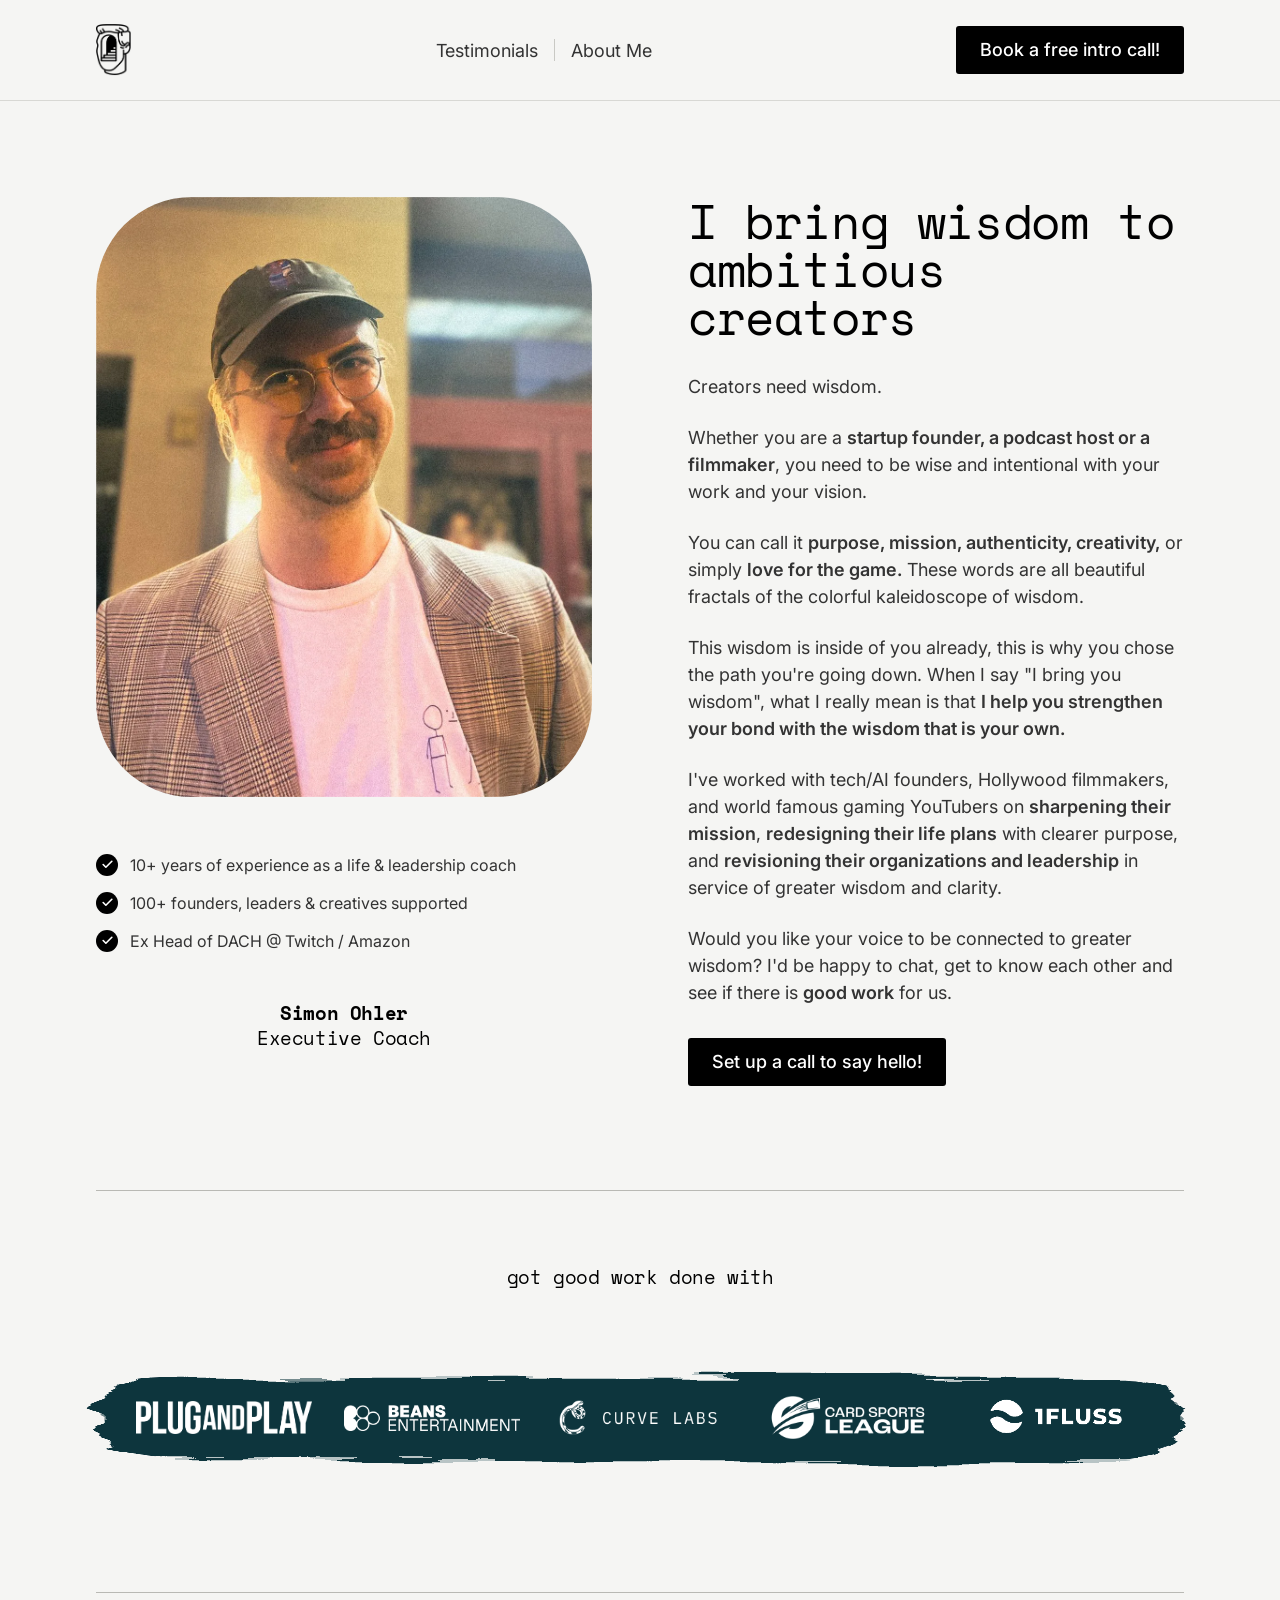
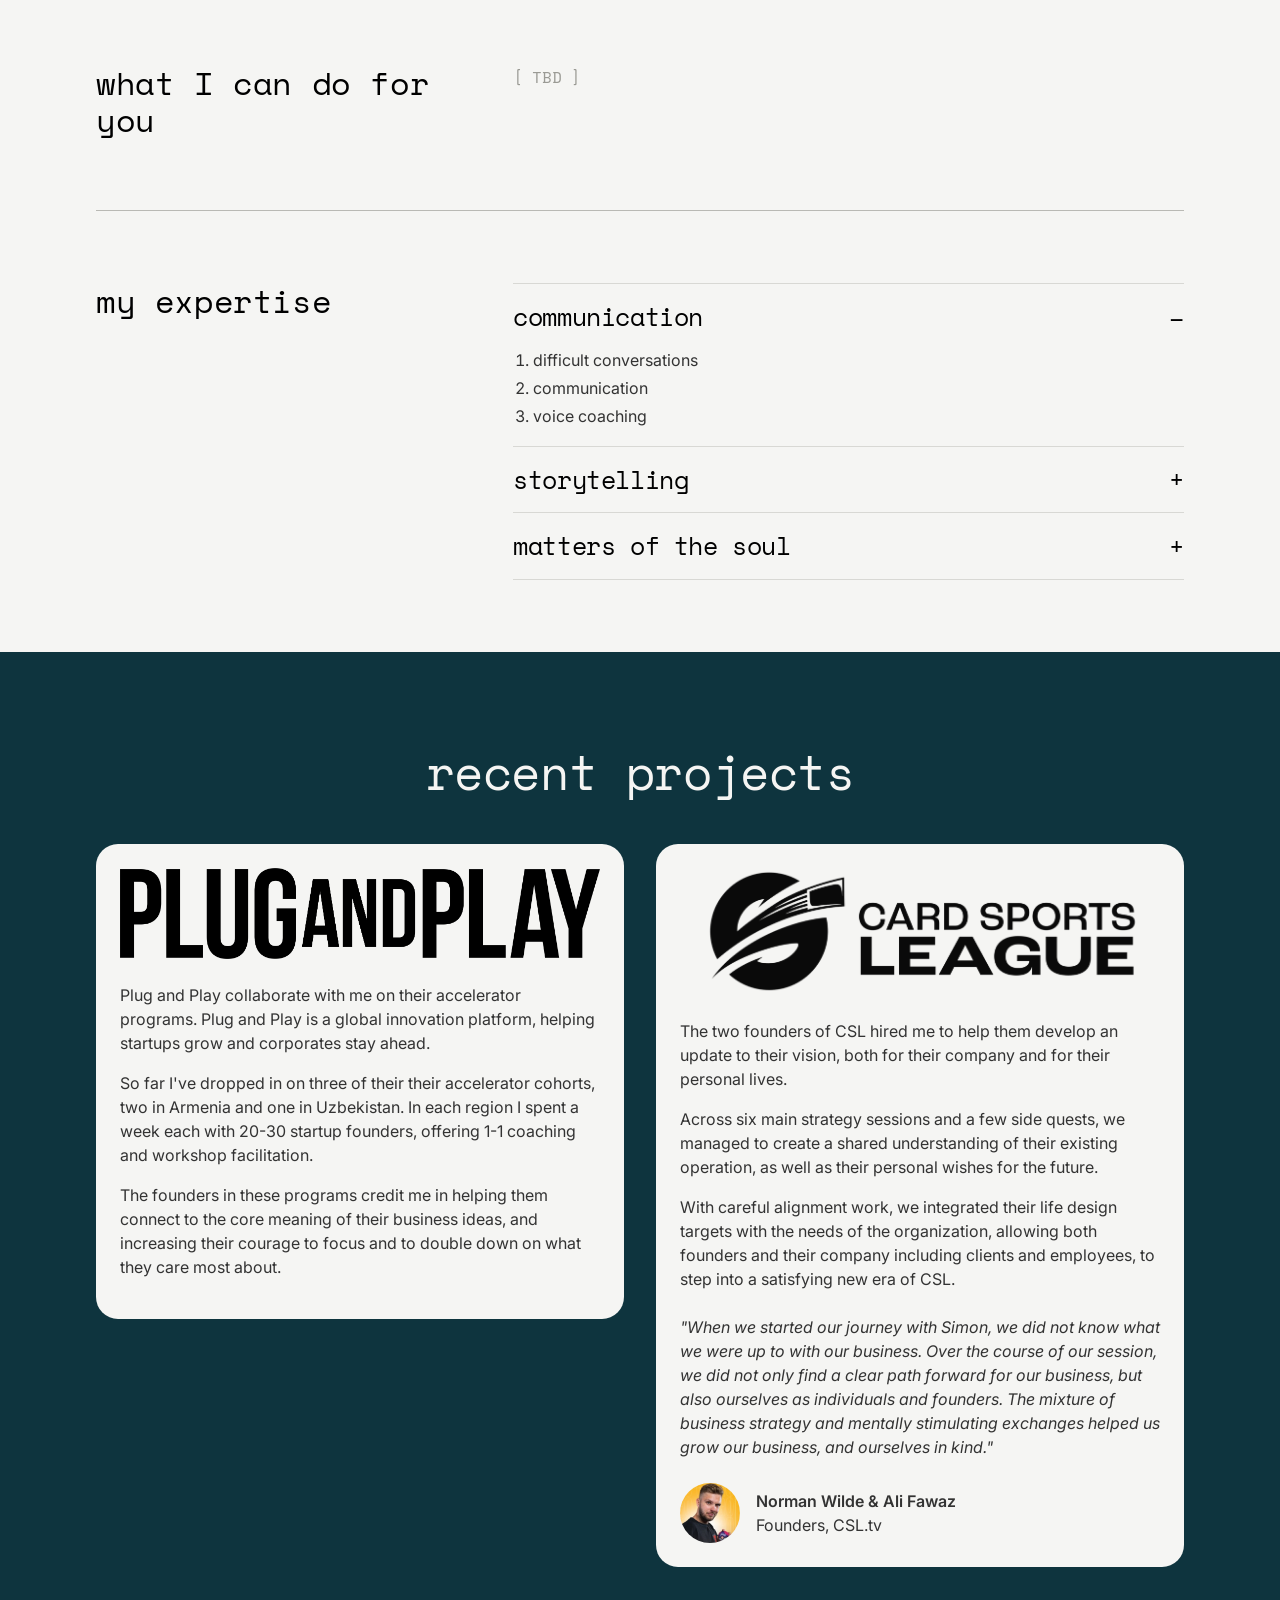
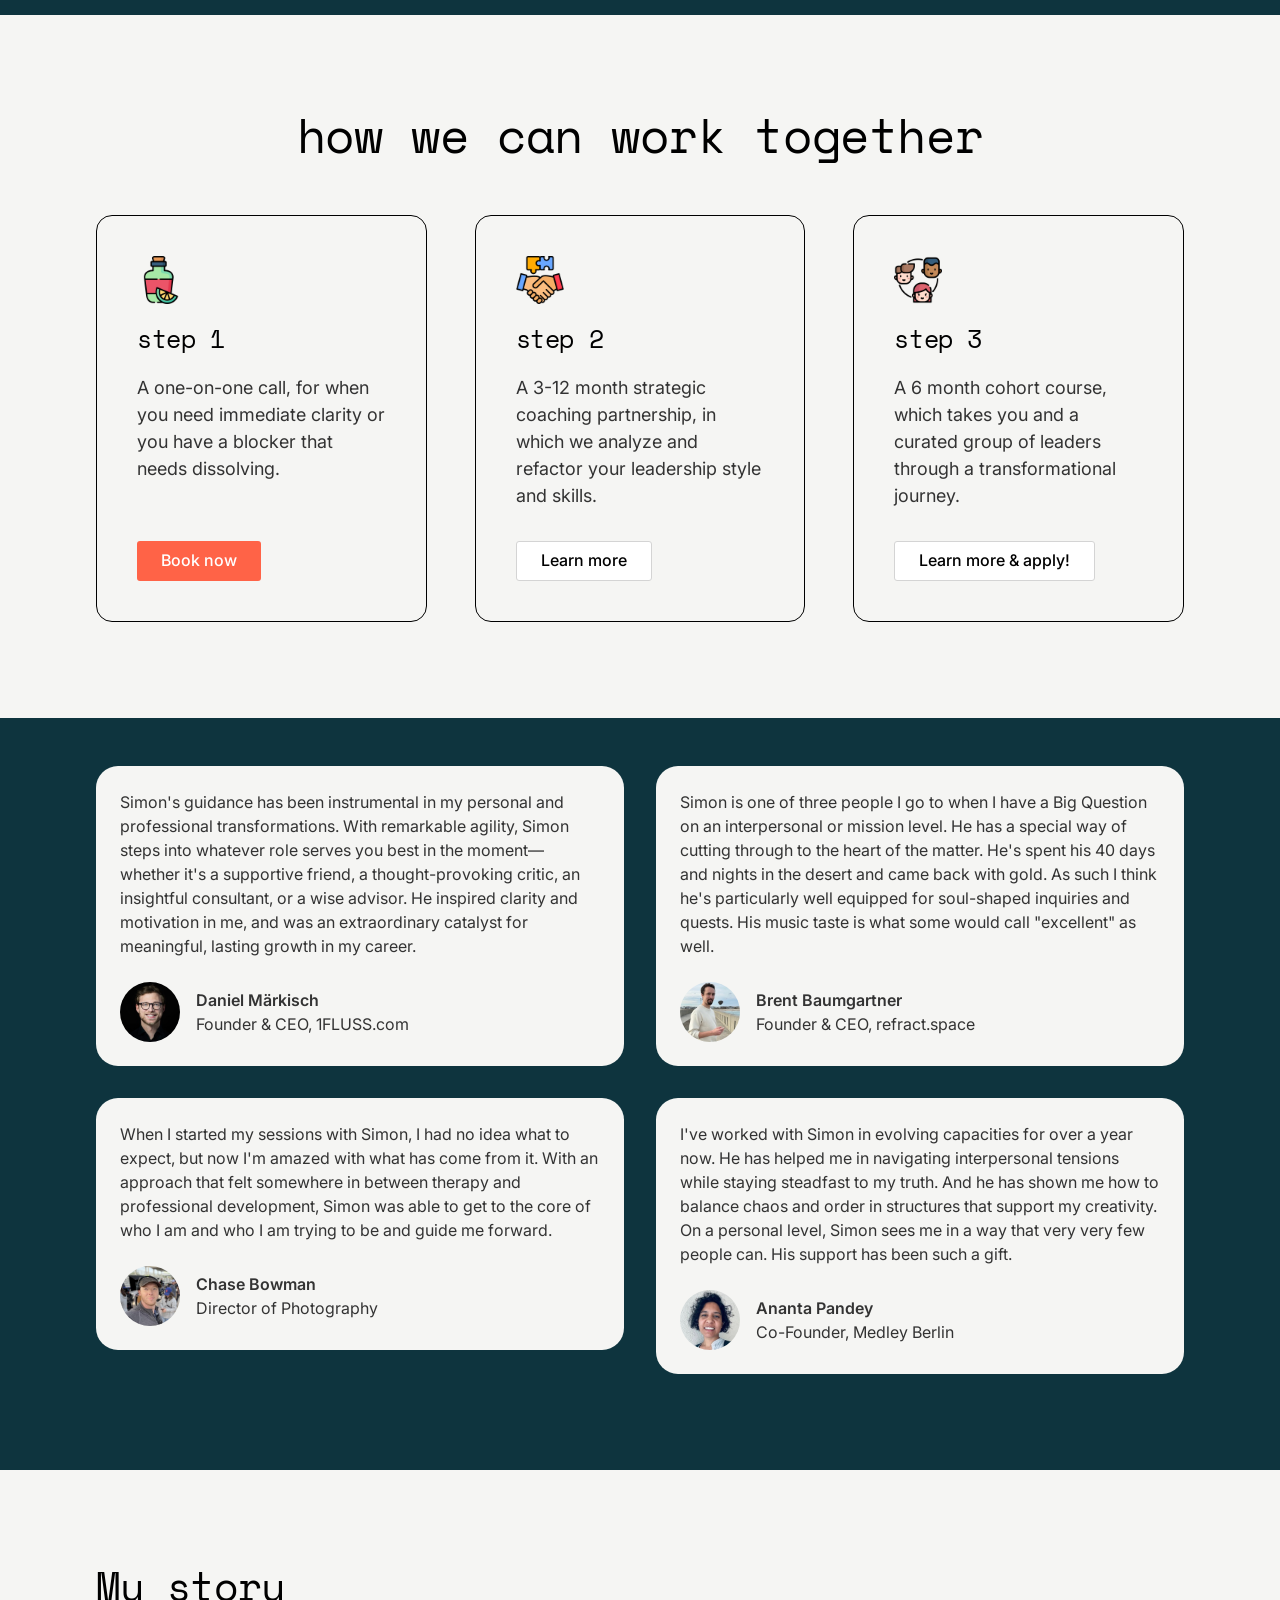
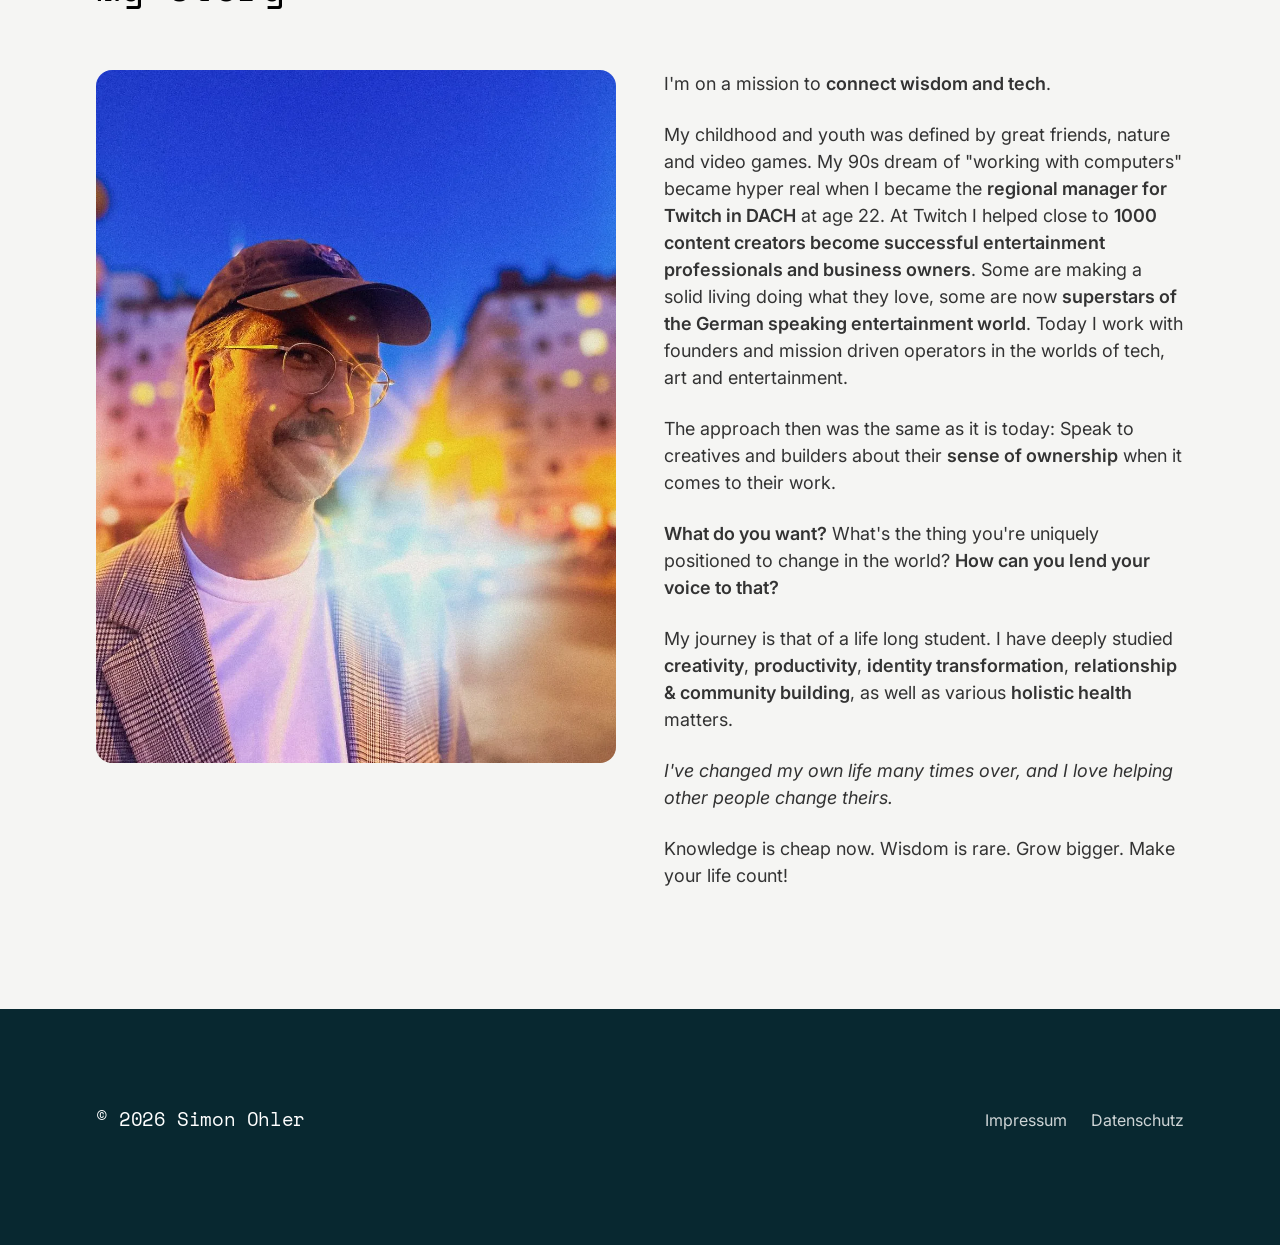
<file: index.html>
<!DOCTYPE html>
<html lang="en">
<head>
<meta charset="utf-8">
<meta name="viewport" content="width=device-width, initial-scale=1">
<title>Simon Ohler — Executive Coach</title>
<meta name="description" content="I bring wisdom to ambitious creators. Executive coaching for founders, leaders and creatives.">
<link rel="icon" type="image/png" href="assets/favicon.png">
<meta property="og:type" content="website">
<meta property="og:url" content="https://ohler.coach">
<meta property="og:title" content="Simon Ohler — Executive Coach">
<meta property="og:description" content="I bring wisdom to ambitious creators.">
<meta property="og:image" content="https://ohler.coach/assets/hero-simon.webp">
<link rel="preconnect" href="https://fonts.googleapis.com">
<link rel="preconnect" href="https://fonts.gstatic.com" crossorigin>
<link href="https://fonts.googleapis.com/css2?family=Inter:wght@400;500;600&family=Space+Mono:wght@400;700&display=swap" rel="stylesheet">
<link rel="stylesheet" href="styles.css?v=6">
</head>
<body>

<header class="nav">
  <div class="container nav-inner">
    <a class="nav-logo" href="#top"><img src="assets/logo.png" alt="Simon Ohler"></a>
    <nav class="nav-links">
      <a href="#testimonials">Testimonials</a>
      <span class="nav-sep"></span>
      <a href="#about">About Me</a>
    </nav>
    <a class="btn" href="https://cal.com/simonohler/hello">Book a free intro call!</a>
  </div>
</header>

<main id="top">

  <!-- HERO -->
  <section class="hero">
    <div class="container hero-grid">

      <div class="hero-left">
        <img class="hero-portrait" src="assets/hero-simon.webp" alt="Simon Ohler" width="496" height="600">
        <ul class="checklist">
          <li>10+ years of experience as a life &amp; leadership coach</li>
          <li>100+ founders, leaders &amp; creatives supported</li>
          <li>Ex Head of DACH @ Twitch / Amazon</li>
        </ul>
        <p class="hero-name"><strong>Simon Ohler</strong><br>Executive Coach</p>
      </div>

      <div class="hero-right">
        <h1>I bring wisdom to ambitious creators</h1>
        <p>Creators need wisdom.</p>
        <p>Whether you are a <strong>startup founder, a podcast host or a filmmaker</strong>, you need to be wise and intentional with your work and your vision.</p>
        <p>You can call it <strong>purpose, mission, authenticity, creativity,</strong> or simply <strong>love for the game.</strong> These words are all beautiful fractals of the colorful kaleidoscope of wisdom.</p>
        <p>This wisdom is inside of you already, this is why you chose the path you're going down. When I say "I bring you wisdom", what I really mean is that <strong>I help you strengthen your bond with the wisdom that is your own.</strong></p>
        <p>I've worked with tech/AI founders, Hollywood filmmakers, and world famous gaming YouTubers on <strong>sharpening their mission</strong>, <strong>redesigning their life plans</strong> with clearer purpose, and <strong>revisioning their organizations and leadership</strong> in service of greater wisdom and clarity.</p>
        <p>Would you like your voice to be connected to greater wisdom? I'd be happy to chat, get to know each other and see if there is <strong>good work</strong> for us.</p>
        <p class="hero-cta"><a class="btn" href="https://cal.com/simonohler/hello">Set up a call to say hello!</a></p>
      </div>

    </div>
  </section>

  <!-- CLIENT LOGOS -->
  <section class="logos">
    <div class="container">
      <hr class="rule">
      <p class="logos-label">got good work done with</p>

      <div class="logo-band">
        <svg class="brush" viewBox="0 0 1200 240" preserveAspectRatio="none" aria-hidden="true" focusable="false">
          <defs>
            <filter id="brushEdge" x="-12%" y="-40%" width="124%" height="180%">
              <feTurbulence type="fractalNoise" baseFrequency="0.005 0.045" numOctaves="4" seed="11" result="noise"/>
              <feDisplacementMap in="SourceGraphic" in2="noise" scale="38" xChannelSelector="R" yChannelSelector="G"/>
            </filter>
            <filter id="brushEdgeSoft" x="-12%" y="-40%" width="124%" height="180%">
              <feTurbulence type="fractalNoise" baseFrequency="0.009 0.06" numOctaves="3" seed="4" result="noise2"/>
              <feDisplacementMap in="SourceGraphic" in2="noise2" scale="26" xChannelSelector="R" yChannelSelector="G"/>
            </filter>
          </defs>
          <g fill="#0e343e">
            <rect x="34" y="66" width="1132" height="108" rx="54" filter="url(#brushEdgeSoft)" opacity=".55"/>
            <rect x="26" y="58" width="1148" height="124" rx="62" filter="url(#brushEdge)"/>
          </g>
        </svg>

        <div class="logo-row">
          <a href="https://www.plugandplaytechcenter.com/"><img src="assets/logo-plugandplay.png" alt="Plug and Play"></a>
          <a href="https://beans.de/"><img src="assets/logo-beans.png" alt="Beans Entertainment"></a>
          <a href="https://www.curvelabs.eu/"><img src="assets/logo-curvelabs.png" alt="Curve Labs"></a>
          <a href="https://www.csl.tv/"><img src="assets/logo-csl.png" alt="Card Sports League"></a>
          <a href="https://www.1fluss.com/"><img src="assets/logo-1fluss.png" alt="1FLUSS"></a>
        </div>
      </div>
    </div>
  </section>

  <!-- WHAT I CAN DO FOR YOU -->
  <section class="split">
    <div class="container">
      <hr class="rule">
      <div class="split-grid">
        <h2 class="split-heading">what I can do for you</h2>
        <div class="split-body">
          <p class="tbd">[ TBD ]</p>
        </div>
      </div>
    </div>
  </section>

  <!-- MY EXPERTISE -->
  <section class="split">
    <div class="container">
      <hr class="rule">
      <div class="split-grid">
        <h2 class="split-heading">my expertise</h2>
        <div class="split-body">

          <details class="acc" open>
            <summary>communication</summary>
            <div class="acc-body">
              <ol>
                <li>difficult conversations</li>
                <li>communication</li>
                <li>voice coaching</li>
              </ol>
            </div>
          </details>

          <details class="acc">
            <summary>storytelling</summary>
            <div class="acc-body">
              <p class="tbd">[ TBD ]</p>
            </div>
          </details>

          <details class="acc">
            <summary>matters of the soul</summary>
            <div class="acc-body">
              <p class="tbd">[ TBD ]</p>
            </div>
          </details>

        </div>
      </div>
    </div>
  </section>

  <!-- RECENT PROJECTS -->
  <section class="dark projects">
    <div class="container">
      <h2 class="dark-heading">recent projects</h2>
      <div class="grid-2">

        <article class="card">
          <img class="card-logo" src="assets/logo-plugandplay.png" alt="Plug and Play">
          <p>Plug and Play collaborate with me on their accelerator programs. Plug and Play is a global innovation platform, helping startups grow and corporates stay ahead.</p>
          <p>So far I've dropped in on three of their their accelerator cohorts, two in Armenia and one in Uzbekistan. In each region I spent a week each with 20-30 startup founders, offering 1-1 coaching and workshop facilitation.</p>
          <p>The founders in these programs credit me in helping them connect to the core meaning of their business ideas, and increasing their courage to focus and to double down on what they care most about.</p>
        </article>

        <article class="card">
          <img class="card-logo" src="assets/project-csl.png" alt="Card Sports League">
          <p>The two founders of CSL hired me to help them develop an update to their vision, both for their company and for their personal lives.</p>
          <p>Across six main strategy sessions and a few side quests, we managed to create a shared understanding of their existing operation, as well as their personal wishes for the future.</p>
          <p>With careful alignment work, we integrated their life design targets with the needs of the organization, allowing both founders and their company including clients and employees, to step into a satisfying new era of CSL.</p>
          <p class="quote">"When we started our journey with Simon, we did not know what we were up to with our business. Over the course of our session, we did not only find a clear path forward for our business, but also ourselves as individuals and founders. The mixture of business strategy and mentally stimulating exchanges helped us grow our business, and ourselves in kind."</p>
          <div class="person">
            <img src="assets/avatar-csl.jpg" alt="">
            <p><strong>Norman Wilde &amp; Ali Fawaz</strong><br>Founders, CSL.tv</p>
          </div>
        </article>

      </div>
    </div>
  </section>

  <!-- HOW WE CAN WORK TOGETHER -->
  <section class="steps">
    <div class="container">
      <h2 class="steps-heading">how we can work together</h2>
      <div class="steps-grid">

        <article class="step">
          <img src="assets/step-1.png" alt="" width="48" height="48">
          <h3>step 1</h3>
          <p>A one-on-one call, for when you need immediate clarity or you have a blocker that needs dissolving.</p>
          <a class="btn btn-accent" href="https://cal.com/simonohler/tonic">Book now</a>
        </article>

        <article class="step">
          <img src="assets/step-2.png" alt="" width="48" height="48">
          <h3>step 2</h3>
          <p>A 3-12 month strategic coaching partnership, in which we analyze and refactor your leadership style and skills.</p>
          <a class="btn btn-ghost" href="#">Learn more</a>
        </article>

        <article class="step">
          <img src="assets/step-3.png" alt="" width="48" height="48">
          <h3>step 3</h3>
          <p>A 6 month cohort course, which takes you and a curated group of leaders through a transformational journey.</p>
          <a class="btn btn-ghost" href="#">Learn more &amp; apply!</a>
        </article>

      </div>
    </div>
  </section>

  <!-- TESTIMONIALS -->
  <section class="dark testimonials" id="testimonials">
    <div class="container">
      <div class="grid-2">

        <article class="card">
          <p>Simon's guidance has been instrumental in my personal and professional transformations. With remarkable agility, Simon steps into whatever role serves you best in the moment—whether it's a supportive friend, a thought-provoking critic, an insightful consultant, or a wise advisor. He inspired clarity and motivation in me, and was an extraordinary catalyst for meaningful, lasting growth in my career.</p>
          <div class="person">
            <img src="assets/avatar-daniel.jpg" alt="">
            <p><strong>Daniel Märkisch</strong><br>Founder &amp; CEO, 1FLUSS.com</p>
          </div>
        </article>

        <article class="card">
          <p>Simon is one of three people I go to when I have a Big Question on an interpersonal or mission level. He has a special way of cutting through to the heart of the matter. He's spent his 40 days and nights in the desert and came back with gold. As such I think he's particularly well equipped for soul-shaped inquiries and quests. His music taste is what some would call "excellent" as well.</p>
          <div class="person">
            <img src="assets/avatar-brent.jpg" alt="">
            <p><strong>Brent Baumgartner</strong><br>Founder &amp; CEO, refract.space</p>
          </div>
        </article>

        <article class="card">
          <p>When I started my sessions with Simon, I had no idea what to expect, but now I'm amazed with what has come from it. With an approach that felt somewhere in between therapy and professional development, Simon was able to get to the core of who I am and who I am trying to be and guide me forward.</p>
          <div class="person">
            <img src="assets/avatar-chase.jpg" alt="">
            <p><strong>Chase Bowman</strong><br>Director of Photography</p>
          </div>
        </article>

        <article class="card">
          <p>I've worked with Simon in evolving capacities for over a year now. He has helped me in navigating interpersonal tensions while staying steadfast to my truth. And he has shown me how to balance chaos and order in structures that support my creativity. On a personal level, Simon sees me in a way that very very few people can. His support has been such a gift.</p>
          <div class="person">
            <img src="assets/avatar-ananta.jpg" alt="">
            <p><strong>Ananta Pandey</strong><br>Co-Founder, Medley Berlin</p>
          </div>
        </article>

      </div>
    </div>
  </section>

  <!-- MY STORY -->
  <section class="story" id="about">
    <div class="container">
      <h2 class="story-heading">My story</h2>
      <div class="story-grid">
        <img class="story-img" src="assets/story-simon.webp" alt="Simon Ohler" width="520" height="693">
        <div class="story-text">
          <p>I'm on a mission to <strong>connect wisdom and tech</strong>.</p>
          <p>My childhood and youth was defined by great friends, nature and video games. My 90s dream of "working with computers" became hyper real when I became the <strong>regional manager for Twitch in DACH</strong> at age 22. At Twitch I helped close to <strong>1000 content creators become successful entertainment professionals and business owners</strong>. Some are making a solid living doing what they love, some are now <strong>superstars of the German speaking entertainment world</strong>. Today I work with founders and mission driven operators in the worlds of tech, art and entertainment.</p>
          <p>The approach then was the same as it is today: Speak to creatives and builders about their <strong>sense of ownership</strong> when it comes to their work.</p>
          <p><strong>What do you want?</strong> What's the thing you're uniquely positioned to change in the world? <strong>How can you lend your voice to that?</strong></p>
          <p>My journey is that of a life long student. I have deeply studied <strong>creativity</strong>, <strong>productivity</strong>, <strong>identity transformation</strong>, <strong>relationship &amp; community building</strong>, as well as various <strong>holistic health</strong> matters.</p>
          <p><em>I've changed my own life many times over, and I love helping other people change theirs.</em></p>
          <p>Knowledge is cheap now. Wisdom is rare. Grow bigger. Make your life count!</p>
        </div>
      </div>
    </div>
  </section>

</main>

<footer class="footer">
  <div class="container footer-inner">
    <p>© 2026 Simon Ohler</p>
    <nav class="footer-links">
      <a href="impressum/">Impressum</a>
      <a href="datenschutz/">Datenschutz</a>
    </nav>
  </div>
</footer>

</body>
</html>
</file>
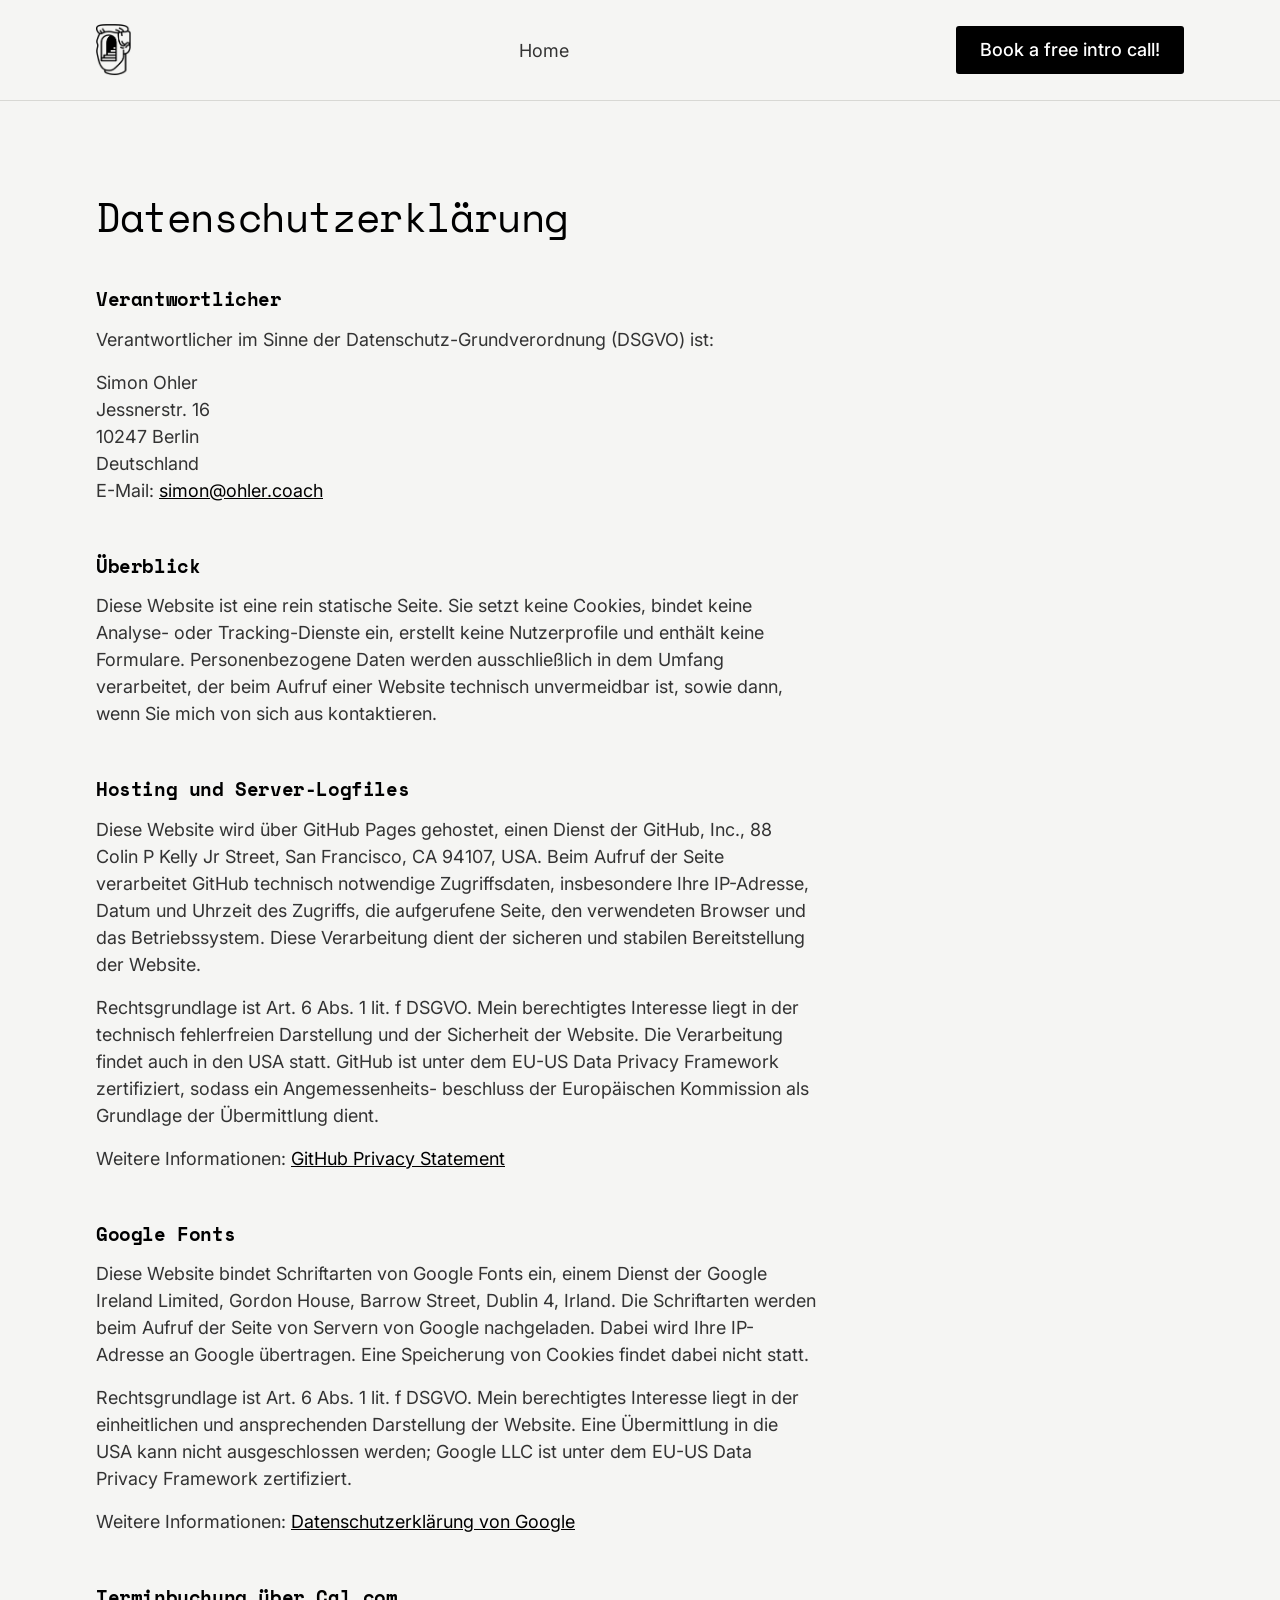
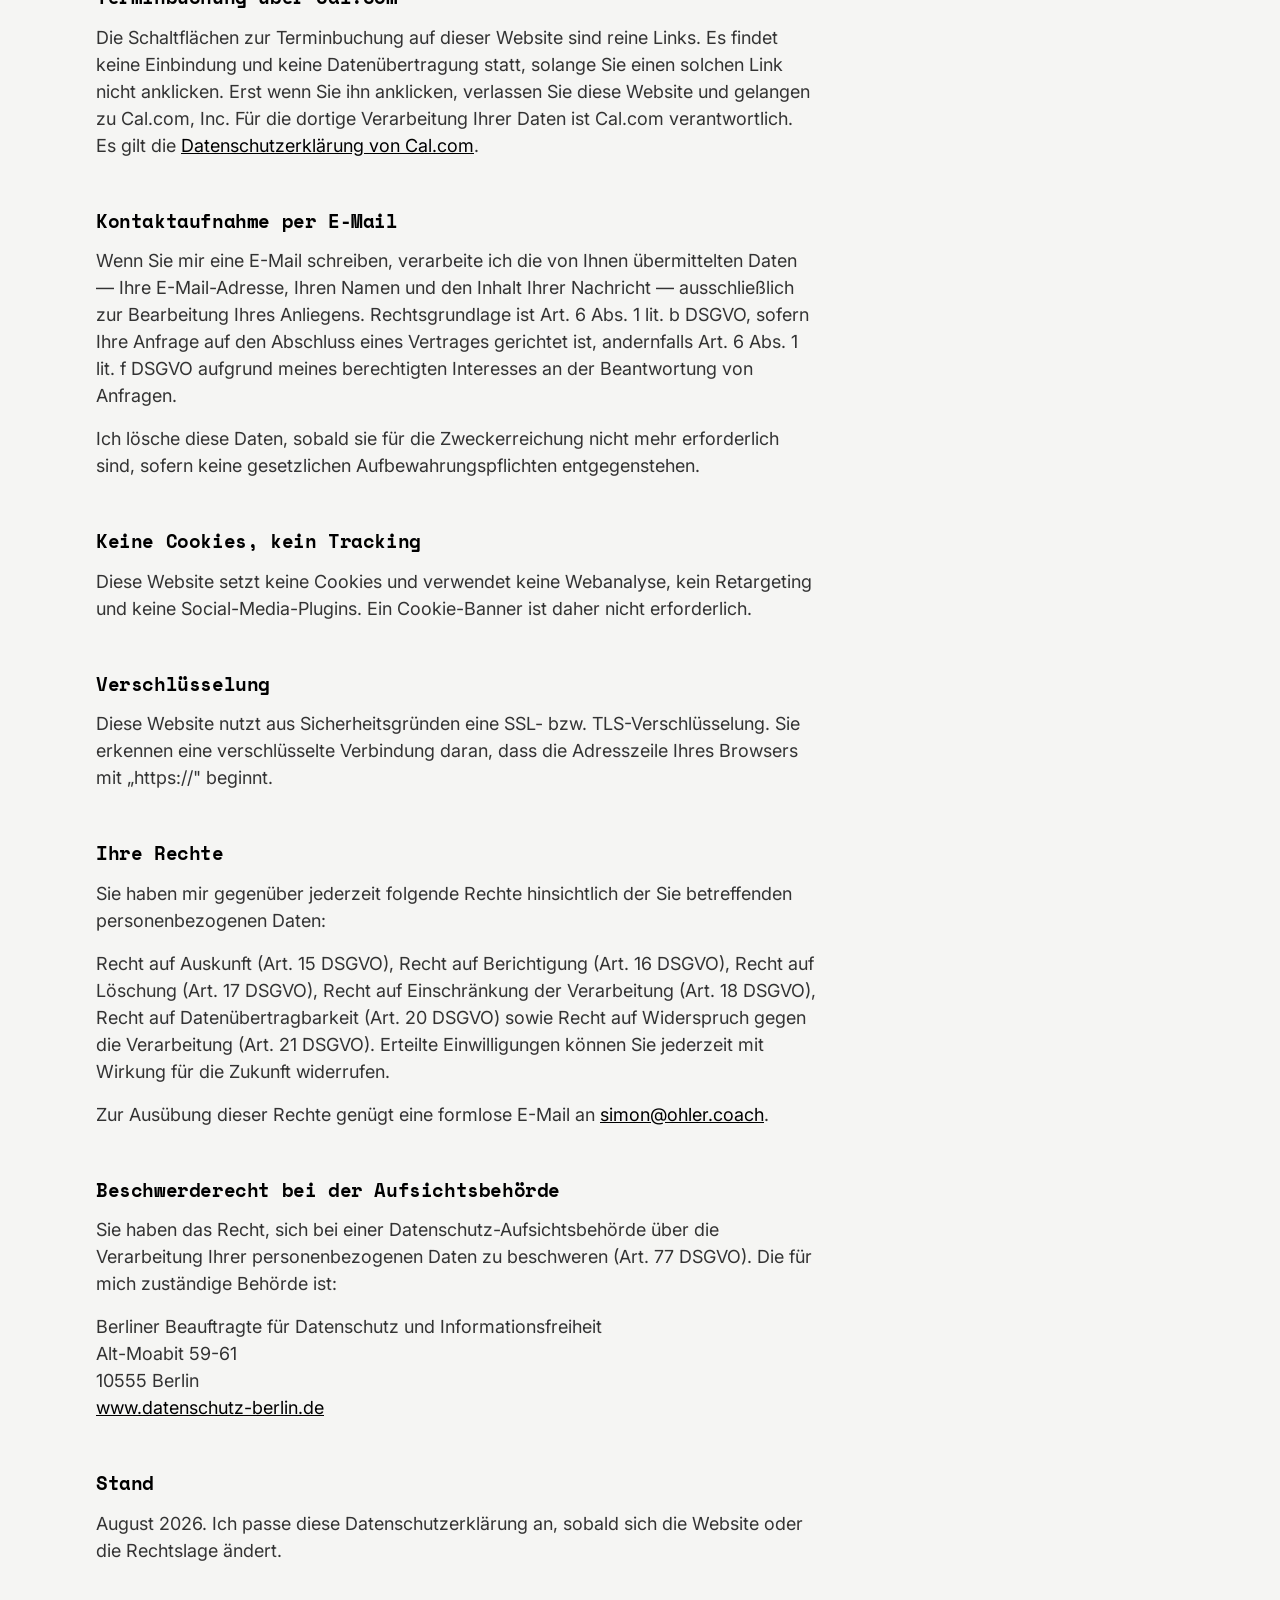
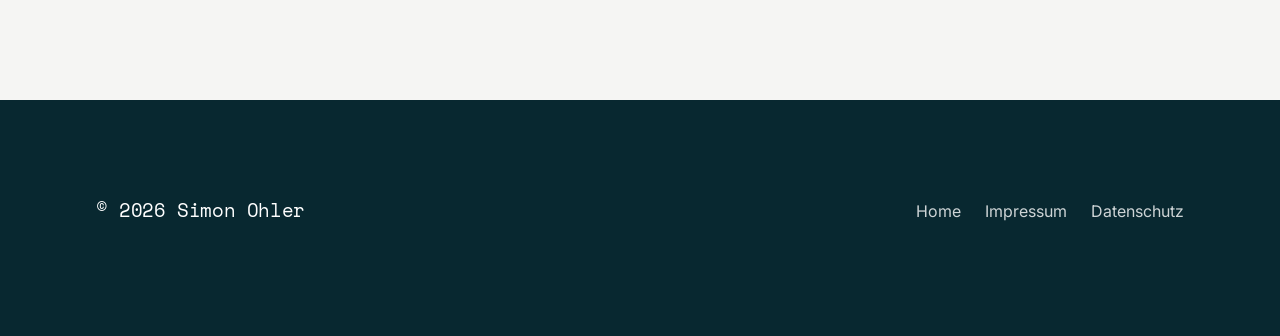
<file: datenschutz/index.html>
<!DOCTYPE html>
<html lang="de">
<head>
<meta charset="utf-8">
<meta name="viewport" content="width=device-width, initial-scale=1">
<title>Datenschutzerklärung — Simon Ohler</title>
<link rel="icon" type="image/png" href="../assets/favicon.png">
<link rel="preconnect" href="https://fonts.googleapis.com">
<link rel="preconnect" href="https://fonts.gstatic.com" crossorigin>
<link href="https://fonts.googleapis.com/css2?family=Inter:wght@400;500;600&family=Space+Mono:wght@400;700&display=swap" rel="stylesheet">
<link rel="stylesheet" href="../styles.css?v=6">
</head>
<body>

<header class="nav">
  <div class="container nav-inner">
    <a class="nav-logo" href="../"><img src="../assets/logo.png" alt="Simon Ohler"></a>
    <nav class="nav-links">
      <a href="../">Home</a>
    </nav>
    <a class="btn" href="https://cal.com/simonohler/hello">Book a free intro call!</a>
  </div>
</header>

<main class="page">
  <div class="container">
   <div class="prose">

    <h1 class="page-heading">Datenschutzerklärung</h1>

    <h2>Verantwortlicher</h2>
    <p>
      Verantwortlicher im Sinne der Datenschutz-Grundverordnung (DSGVO) ist:
    </p>
    <p>
      Simon Ohler<br>
      Jessnerstr. 16<br>
      10247 Berlin<br>
      Deutschland<br>
      E-Mail: <a href="mailto:simon@ohler.coach">simon@ohler.coach</a>
    </p>

    <h2>Überblick</h2>
    <p>
      Diese Website ist eine rein statische Seite. Sie setzt keine Cookies, bindet keine Analyse- oder
      Tracking-Dienste ein, erstellt keine Nutzerprofile und enthält keine Formulare. Personenbezogene
      Daten werden ausschließlich in dem Umfang verarbeitet, der beim Aufruf einer Website technisch
      unvermeidbar ist, sowie dann, wenn Sie mich von sich aus kontaktieren.
    </p>

    <h2>Hosting und Server-Logfiles</h2>
    <p>
      Diese Website wird über GitHub Pages gehostet, einen Dienst der GitHub, Inc., 88 Colin P Kelly Jr
      Street, San Francisco, CA 94107, USA. Beim Aufruf der Seite verarbeitet GitHub technisch notwendige
      Zugriffsdaten, insbesondere Ihre IP-Adresse, Datum und Uhrzeit des Zugriffs, die aufgerufene Seite,
      den verwendeten Browser und das Betriebssystem. Diese Verarbeitung dient der sicheren und stabilen
      Bereitstellung der Website.
    </p>
    <p>
      Rechtsgrundlage ist Art. 6 Abs. 1 lit. f DSGVO. Mein berechtigtes Interesse liegt in der technisch
      fehlerfreien Darstellung und der Sicherheit der Website. Die Verarbeitung findet auch in den USA
      statt. GitHub ist unter dem EU-US Data Privacy Framework zertifiziert, sodass ein Angemessenheits-
      beschluss der Europäischen Kommission als Grundlage der Übermittlung dient.
    </p>
    <p>
      Weitere Informationen: <a href="https://docs.github.com/en/site-policy/privacy-policies/github-general-privacy-statement">GitHub Privacy Statement</a>
    </p>

    <h2>Google Fonts</h2>
    <p>
      Diese Website bindet Schriftarten von Google Fonts ein, einem Dienst der Google Ireland Limited,
      Gordon House, Barrow Street, Dublin 4, Irland. Die Schriftarten werden beim Aufruf der Seite von
      Servern von Google nachgeladen. Dabei wird Ihre IP-Adresse an Google übertragen. Eine Speicherung
      von Cookies findet dabei nicht statt.
    </p>
    <p>
      Rechtsgrundlage ist Art. 6 Abs. 1 lit. f DSGVO. Mein berechtigtes Interesse liegt in der
      einheitlichen und ansprechenden Darstellung der Website. Eine Übermittlung in die USA kann nicht
      ausgeschlossen werden; Google LLC ist unter dem EU-US Data Privacy Framework zertifiziert.
    </p>
    <p>
      Weitere Informationen: <a href="https://policies.google.com/privacy">Datenschutzerklärung von Google</a>
    </p>

    <h2>Terminbuchung über Cal.com</h2>
    <p>
      Die Schaltflächen zur Terminbuchung auf dieser Website sind reine Links. Es findet keine Einbindung
      und keine Datenübertragung statt, solange Sie einen solchen Link nicht anklicken. Erst wenn Sie ihn
      anklicken, verlassen Sie diese Website und gelangen zu Cal.com, Inc. Für die dortige Verarbeitung
      Ihrer Daten ist Cal.com verantwortlich. Es gilt die
      <a href="https://cal.com/privacy">Datenschutzerklärung von Cal.com</a>.
    </p>

    <h2>Kontaktaufnahme per E-Mail</h2>
    <p>
      Wenn Sie mir eine E-Mail schreiben, verarbeite ich die von Ihnen übermittelten Daten — Ihre
      E-Mail-Adresse, Ihren Namen und den Inhalt Ihrer Nachricht — ausschließlich zur Bearbeitung Ihres
      Anliegens. Rechtsgrundlage ist Art. 6 Abs. 1 lit. b DSGVO, sofern Ihre Anfrage auf den Abschluss
      eines Vertrages gerichtet ist, andernfalls Art. 6 Abs. 1 lit. f DSGVO aufgrund meines berechtigten
      Interesses an der Beantwortung von Anfragen.
    </p>
    <p>
      Ich lösche diese Daten, sobald sie für die Zweckerreichung nicht mehr erforderlich sind, sofern
      keine gesetzlichen Aufbewahrungspflichten entgegenstehen.
    </p>

    <h2>Keine Cookies, kein Tracking</h2>
    <p>
      Diese Website setzt keine Cookies und verwendet keine Webanalyse, kein Retargeting und keine
      Social-Media-Plugins. Ein Cookie-Banner ist daher nicht erforderlich.
    </p>

    <h2>Verschlüsselung</h2>
    <p>
      Diese Website nutzt aus Sicherheitsgründen eine SSL- bzw. TLS-Verschlüsselung. Sie erkennen eine
      verschlüsselte Verbindung daran, dass die Adresszeile Ihres Browsers mit „https://" beginnt.
    </p>

    <h2>Ihre Rechte</h2>
    <p>
      Sie haben mir gegenüber jederzeit folgende Rechte hinsichtlich der Sie betreffenden
      personenbezogenen Daten:
    </p>
    <p>
      Recht auf Auskunft (Art. 15 DSGVO), Recht auf Berichtigung (Art. 16 DSGVO), Recht auf Löschung
      (Art. 17 DSGVO), Recht auf Einschränkung der Verarbeitung (Art. 18 DSGVO), Recht auf
      Datenübertragbarkeit (Art. 20 DSGVO) sowie Recht auf Widerspruch gegen die Verarbeitung
      (Art. 21 DSGVO). Erteilte Einwilligungen können Sie jederzeit mit Wirkung für die Zukunft
      widerrufen.
    </p>
    <p>
      Zur Ausübung dieser Rechte genügt eine formlose E-Mail an
      <a href="mailto:simon@ohler.coach">simon@ohler.coach</a>.
    </p>

    <h2>Beschwerderecht bei der Aufsichtsbehörde</h2>
    <p>
      Sie haben das Recht, sich bei einer Datenschutz-Aufsichtsbehörde über die Verarbeitung Ihrer
      personenbezogenen Daten zu beschweren (Art. 77 DSGVO). Die für mich zuständige Behörde ist:
    </p>
    <p>
      Berliner Beauftragte für Datenschutz und Informationsfreiheit<br>
      Alt-Moabit 59-61<br>
      10555 Berlin<br>
      <a href="https://www.datenschutz-berlin.de">www.datenschutz-berlin.de</a>
    </p>

    <h2>Stand</h2>
    <p>
      August 2026. Ich passe diese Datenschutzerklärung an, sobald sich die Website oder die
      Rechtslage ändert.
    </p>

   </div>
  </div>
</main>

<footer class="footer">
  <div class="container footer-inner">
    <p>© 2026 Simon Ohler</p>
    <nav class="footer-links">
      <a href="../">Home</a>
      <a href="../impressum/">Impressum</a>
      <a href="../datenschutz/">Datenschutz</a>
    </nav>
  </div>
</footer>

</body>
</html>
</file>
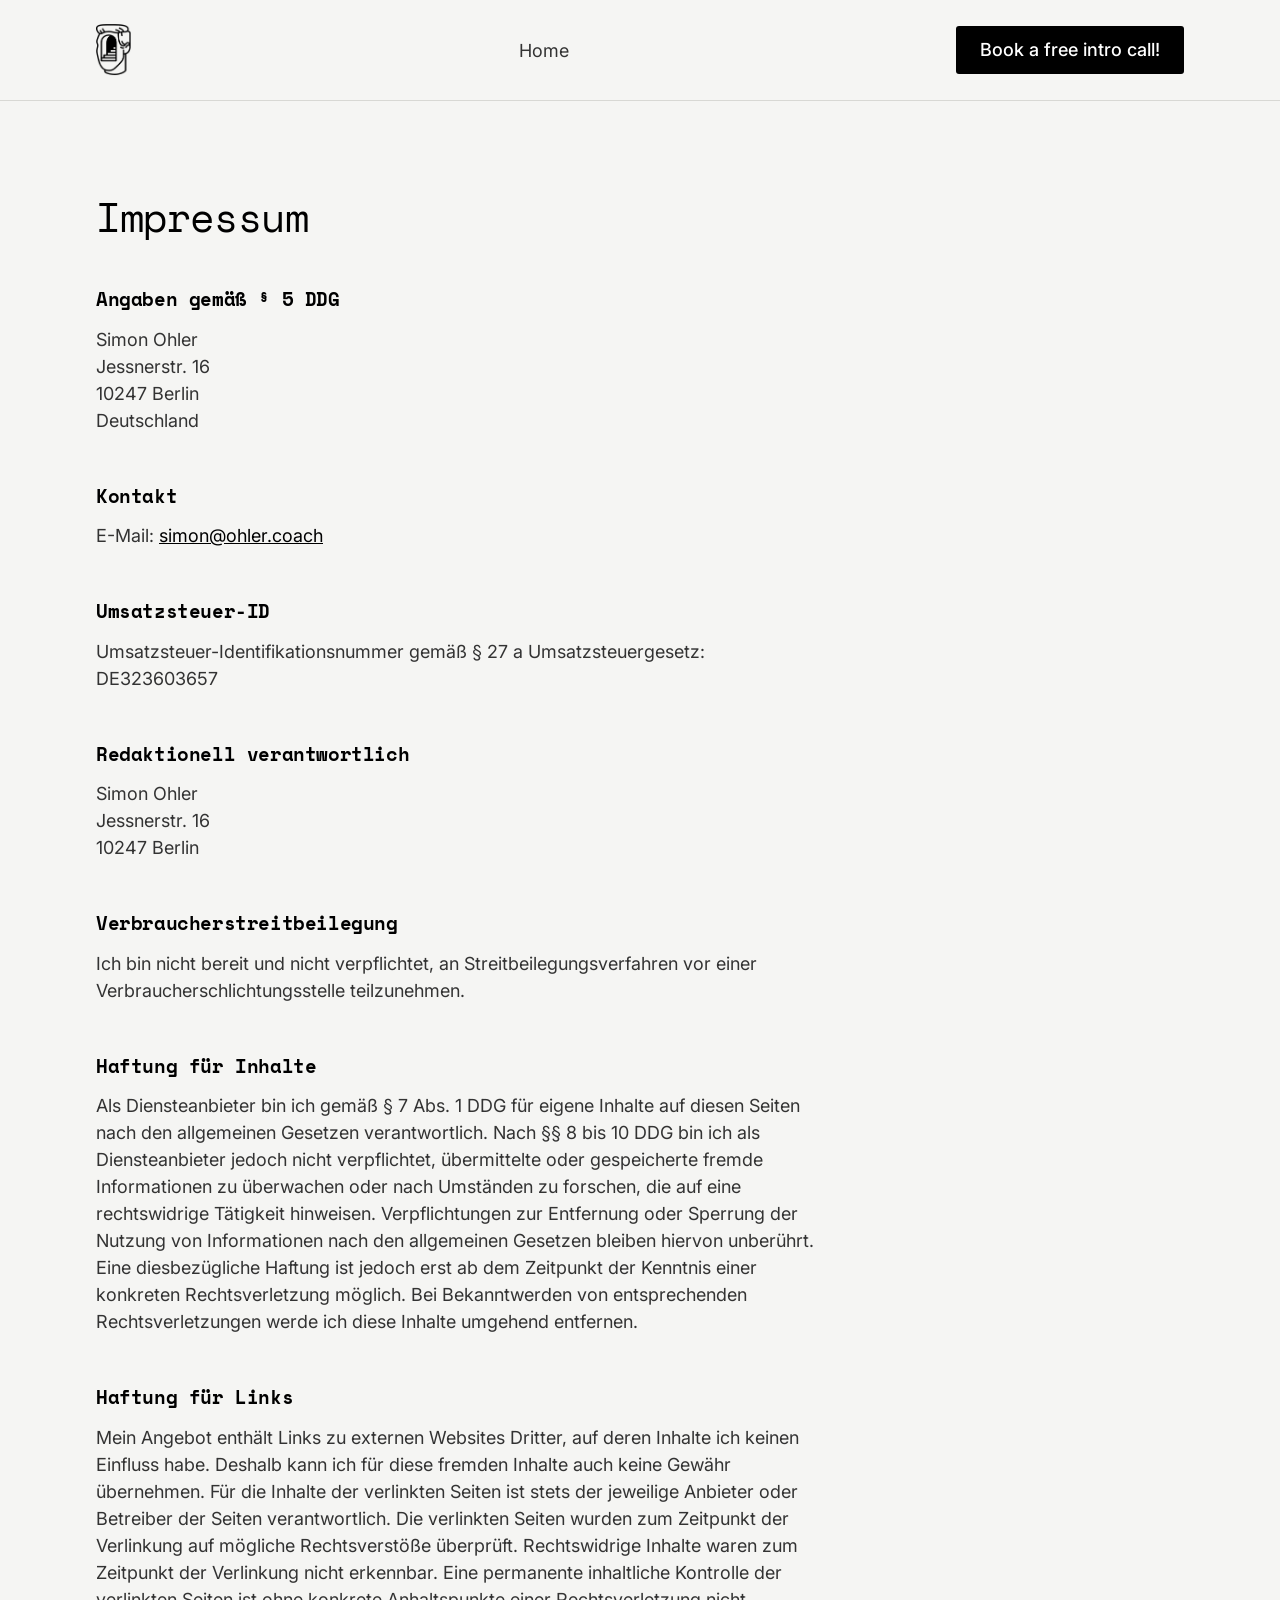
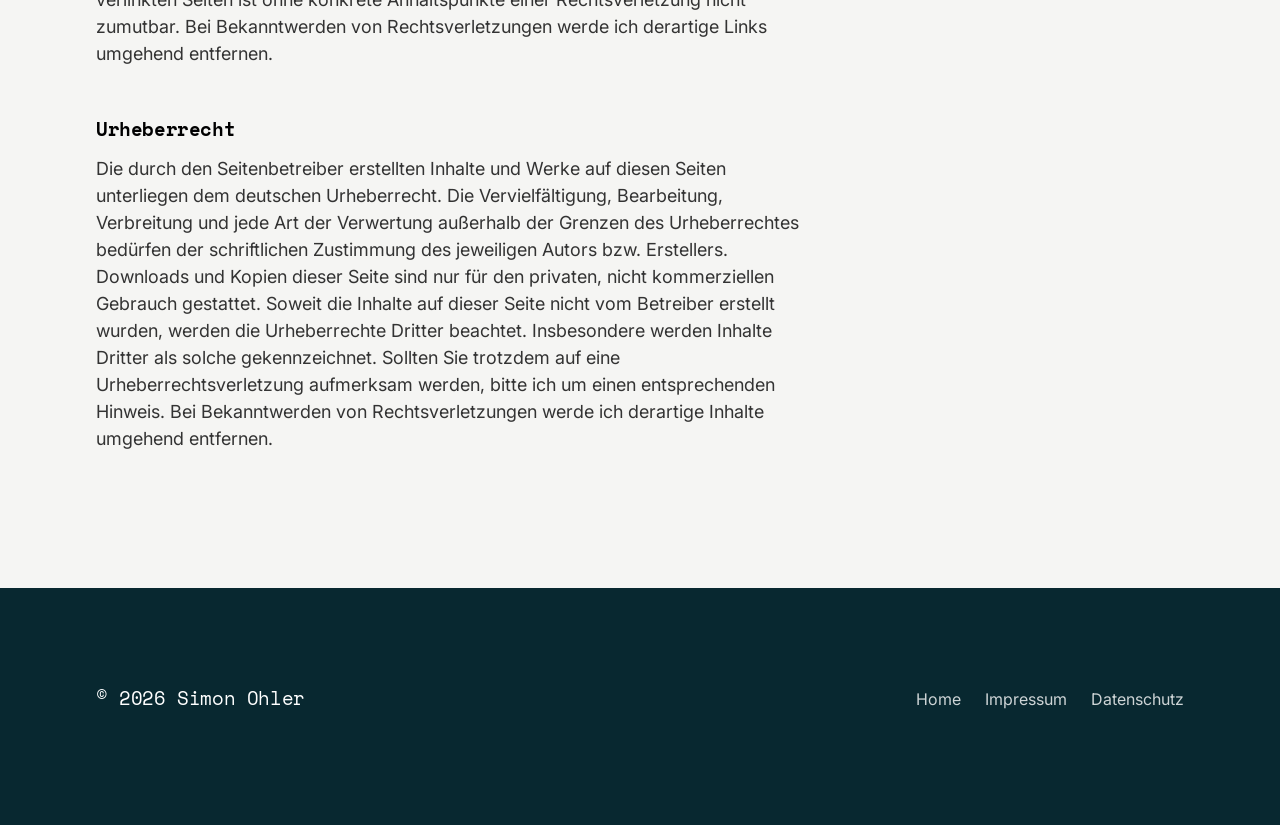
<file: impressum/index.html>
<!DOCTYPE html>
<html lang="de">
<head>
<meta charset="utf-8">
<meta name="viewport" content="width=device-width, initial-scale=1">
<title>Impressum — Simon Ohler</title>
<link rel="icon" type="image/png" href="../assets/favicon.png">
<link rel="preconnect" href="https://fonts.googleapis.com">
<link rel="preconnect" href="https://fonts.gstatic.com" crossorigin>
<link href="https://fonts.googleapis.com/css2?family=Inter:wght@400;500;600&family=Space+Mono:wght@400;700&display=swap" rel="stylesheet">
<link rel="stylesheet" href="../styles.css?v=6">
</head>
<body>

<header class="nav">
  <div class="container nav-inner">
    <a class="nav-logo" href="../"><img src="../assets/logo.png" alt="Simon Ohler"></a>
    <nav class="nav-links">
      <a href="../">Home</a>
    </nav>
    <a class="btn" href="https://cal.com/simonohler/hello">Book a free intro call!</a>
  </div>
</header>

<main class="page">
  <div class="container">
   <div class="prose">

    <h1 class="page-heading">Impressum</h1>

    <h2>Angaben gemäß § 5 DDG</h2>
    <p>
      Simon Ohler<br>
      Jessnerstr. 16<br>
      10247 Berlin<br>
      Deutschland
    </p>

    <h2>Kontakt</h2>
    <p>
      E-Mail: <a href="mailto:simon@ohler.coach">simon@ohler.coach</a>
    </p>

    <h2>Umsatzsteuer-ID</h2>
    <p>
      Umsatzsteuer-Identifikationsnummer gemäß § 27 a Umsatzsteuergesetz:<br>
      DE323603657
    </p>

    <h2>Redaktionell verantwortlich</h2>
    <p>
      Simon Ohler<br>
      Jessnerstr. 16<br>
      10247 Berlin
    </p>

    <h2>Verbraucherstreitbeilegung</h2>
    <p>
      Ich bin nicht bereit und nicht verpflichtet, an Streitbeilegungsverfahren vor einer
      Verbraucherschlichtungsstelle teilzunehmen.
    </p>

    <h2>Haftung für Inhalte</h2>
    <p>
      Als Diensteanbieter bin ich gemäß § 7 Abs. 1 DDG für eigene Inhalte auf diesen Seiten nach den
      allgemeinen Gesetzen verantwortlich. Nach §§ 8 bis 10 DDG bin ich als Diensteanbieter jedoch nicht
      verpflichtet, übermittelte oder gespeicherte fremde Informationen zu überwachen oder nach Umständen
      zu forschen, die auf eine rechtswidrige Tätigkeit hinweisen. Verpflichtungen zur Entfernung oder
      Sperrung der Nutzung von Informationen nach den allgemeinen Gesetzen bleiben hiervon unberührt.
      Eine diesbezügliche Haftung ist jedoch erst ab dem Zeitpunkt der Kenntnis einer konkreten
      Rechtsverletzung möglich. Bei Bekanntwerden von entsprechenden Rechtsverletzungen werde ich diese
      Inhalte umgehend entfernen.
    </p>

    <h2>Haftung für Links</h2>
    <p>
      Mein Angebot enthält Links zu externen Websites Dritter, auf deren Inhalte ich keinen Einfluss habe.
      Deshalb kann ich für diese fremden Inhalte auch keine Gewähr übernehmen. Für die Inhalte der
      verlinkten Seiten ist stets der jeweilige Anbieter oder Betreiber der Seiten verantwortlich. Die
      verlinkten Seiten wurden zum Zeitpunkt der Verlinkung auf mögliche Rechtsverstöße überprüft.
      Rechtswidrige Inhalte waren zum Zeitpunkt der Verlinkung nicht erkennbar. Eine permanente inhaltliche
      Kontrolle der verlinkten Seiten ist ohne konkrete Anhaltspunkte einer Rechtsverletzung nicht zumutbar.
      Bei Bekanntwerden von Rechtsverletzungen werde ich derartige Links umgehend entfernen.
    </p>

    <h2>Urheberrecht</h2>
    <p>
      Die durch den Seitenbetreiber erstellten Inhalte und Werke auf diesen Seiten unterliegen dem
      deutschen Urheberrecht. Die Vervielfältigung, Bearbeitung, Verbreitung und jede Art der Verwertung
      außerhalb der Grenzen des Urheberrechtes bedürfen der schriftlichen Zustimmung des jeweiligen Autors
      bzw. Erstellers. Downloads und Kopien dieser Seite sind nur für den privaten, nicht kommerziellen
      Gebrauch gestattet. Soweit die Inhalte auf dieser Seite nicht vom Betreiber erstellt wurden, werden
      die Urheberrechte Dritter beachtet. Insbesondere werden Inhalte Dritter als solche gekennzeichnet.
      Sollten Sie trotzdem auf eine Urheberrechtsverletzung aufmerksam werden, bitte ich um einen
      entsprechenden Hinweis. Bei Bekanntwerden von Rechtsverletzungen werde ich derartige Inhalte
      umgehend entfernen.
    </p>

   </div>
  </div>
</main>

<footer class="footer">
  <div class="container footer-inner">
    <p>© 2026 Simon Ohler</p>
    <nav class="footer-links">
      <a href="../">Home</a>
      <a href="../impressum/">Impressum</a>
      <a href="../datenschutz/">Datenschutz</a>
    </nav>
  </div>
</footer>

</body>
</html>
</file>
<file: styles.css>
:root {
  --bg:        #f5f5f3;
  --dark:      #0e343e;
  --darker:    #082830;
  --ink:       #333333;
  --black:     #000000;
  --mono:      "Space Mono", ui-monospace, monospace;
  --sans:      Inter, ui-sans-serif, system-ui, sans-serif;
  --container: 1152px;
  --gutter:    32px;
}

*, *::before, *::after { box-sizing: border-box; }

html { scroll-behavior: smooth; }

body {
  margin: 0;
  background: var(--bg);
  color: var(--ink);
  font-family: var(--sans);
  font-size: 18px;
  line-height: 1.5;
  -webkit-font-smoothing: antialiased;
}

img { max-width: 100%; display: block; }
p { margin: 0 0 16px; }
p:last-child { margin-bottom: 0; }
strong { font-weight: 600; color: inherit; }

.container {
  max-width: var(--container);
  margin: 0 auto;
  padding: 0 var(--gutter);
}

/* ---------- buttons ---------- */

.btn {
  display: inline-flex;
  align-items: center;
  justify-content: center;
  min-height: 48px;
  padding: 2px 24px;
  background: var(--black);
  color: #fff;
  font-family: var(--sans);
  font-size: 18px;
  font-weight: 500;
  line-height: 1.2;
  text-decoration: none;
  border-radius: 3px;
  transition: opacity .15s ease;
}
.btn:hover { opacity: .85; }

/* ---------- nav ---------- */

.nav {
  background: var(--bg);
  border-bottom: 1px solid #d8d8d4;
}
.nav-inner {
  display: flex;
  align-items: center;
  justify-content: space-between;
  gap: 24px;
  padding-top: 24px;
  padding-bottom: 24px;
}
.nav-logo img { width: 35px; height: auto; }

.nav-links {
  display: flex;
  align-items: center;
  gap: 16px;
  margin-left: auto;
}
.nav-links a {
  color: var(--ink);
  font-size: 18px;
  text-decoration: none;
}
.nav-links a:hover { text-decoration: underline; }
.nav-sep {
  width: 1px;
  height: 22px;
  background: #c9c9c4;
}
.nav-inner > .btn { margin-left: auto; }

/* ---------- hero ---------- */

.hero { padding: 96px 0 80px; }

.hero-grid {
  display: grid;
  grid-template-columns: 1fr 1fr;
  gap: 96px;
  align-items: start;
}

.hero-portrait {
  width: 100%;
  max-width: 496px;
  height: auto;
  border-radius: 96px;
}

.checklist {
  list-style: none;
  margin: 56px 0 0;
  padding: 0;
}
.checklist li {
  position: relative;
  padding-left: 34px;
  margin-bottom: 14px;
  font-size: 16px;
  color: var(--ink);
}
.checklist li::before {
  content: "";
  position: absolute;
  left: 0;
  top: 1px;
  width: 22px;
  height: 22px;
  border-radius: 50%;
  background: var(--black) url("data:image/svg+xml;utf8,<svg xmlns='http://www.w3.org/2000/svg' viewBox='0 0 24 24' fill='none' stroke='white' stroke-width='3' stroke-linecap='round' stroke-linejoin='round'><polyline points='20 6 9 17 4 12'/></svg>") center / 13px no-repeat;
}

.hero-name {
  margin-top: 48px;
  text-align: center;
  font-family: var(--mono);
  font-size: 19px;
  letter-spacing: -0.4px;
  color: var(--black);
  line-height: 1.35;
}
.hero-name strong { font-weight: 700; }

.hero-right h1 {
  margin: 0 0 32px;
  font-family: var(--mono);
  font-weight: 400;
  font-size: 48px;
  line-height: 1;
  letter-spacing: -0.4px;
  color: var(--black);
}
.hero-right p { margin-bottom: 24px; }
.hero-cta { margin-top: 32px; }

/* ---------- client logos ---------- */

.logos {
  padding-bottom: 96px;
  overflow: hidden; /* contains the brushstroke's rough edge at the viewport */
}

.rule {
  border: 0;
  border-top: 1px solid #b9b9b4;
  margin: 0 0 72px;
}

.logos-label {
  text-align: center;
  font-family: var(--mono);
  font-size: 19px;
  letter-spacing: -0.4px;
  color: var(--black);
  margin-bottom: 48px;
}

.logo-band {
  position: relative;
  padding: 44px 40px;
}

.brush {
  position: absolute;
  top: 0;
  left: -24px;
  width: calc(100% + 48px);
  height: 100%;
  z-index: 0;
  pointer-events: none;
  overflow: visible;
}

.logo-row {
  position: relative;
  z-index: 1;
  display: flex;
  align-items: center;
  justify-content: space-between;
  gap: 32px;
  flex-wrap: wrap;
}
.logo-row img { filter: brightness(0) invert(1); }
.logo-row a {
  flex: 1 1 0;
  max-width: 192px;
  display: flex;
  align-items: center;
  justify-content: center;
}
.logo-row img { width: 100%; height: auto; }

/* ---------- split sections (label left, content right) ---------- */

.split { padding-bottom: 72px; }
.split .rule { margin-bottom: 72px; }

.split-grid {
  display: grid;
  grid-template-columns: 1fr 1.75fr;
  gap: 34px;
  align-items: start;
}

.split-heading {
  margin: 0;
  font-family: var(--mono);
  font-weight: 400;
  font-size: 32px;
  line-height: 1.15;
  letter-spacing: -0.4px;
  color: var(--black);
}

.tbd {
  font-family: var(--mono);
  font-size: 16px;
  letter-spacing: -0.4px;
  color: #9a9a94;
}

/* ---------- accordion ---------- */

.acc {
  border-bottom: 1px solid #d8d8d4;
  padding: 14px 0;
}
.acc:first-of-type { border-top: 1px solid #d8d8d4; }

.acc > summary {
  list-style: none;
  cursor: pointer;
  display: flex;
  align-items: center;
  justify-content: space-between;
  gap: 16px;
  font-family: var(--mono);
  font-size: 25px;
  font-weight: 400;
  letter-spacing: -0.4px;
  color: var(--black);
}
.acc > summary::-webkit-details-marker { display: none; }
.acc > summary::after {
  content: "+";
  font-family: var(--mono);
  font-size: 25px;
  line-height: 1;
  color: var(--black);
  flex: none;
}
.acc[open] > summary::after { content: "\2013"; }

.acc-body {
  padding-top: 12px;
  font-size: 16px;
  color: var(--ink);
}
.acc-body ol {
  margin: 0;
  padding-left: 20px;
}
.acc-body ol li { margin-bottom: 4px; }

/* ---------- how we can work together ---------- */

.steps { padding: 96px 0; }

.steps-heading {
  margin: 0 0 56px;
  text-align: center;
  font-family: var(--mono);
  font-weight: 400;
  font-size: 48px;
  line-height: 1;
  letter-spacing: -0.4px;
  color: var(--black);
}

.steps-grid {
  display: grid;
  grid-template-columns: repeat(3, 1fr);
  gap: 48px;
  align-items: stretch;
}

.step {
  display: flex;
  flex-direction: column;
  align-items: flex-start;
  gap: 16px;
  background: var(--bg);
  border: 1px solid var(--black);
  border-radius: 16px;
  padding: 40px;
}
.step img { width: 48px; height: 48px; }
.step h3 {
  margin: 0;
  font-family: var(--mono);
  font-weight: 400;
  font-size: 25px;
  letter-spacing: -0.4px;
  color: var(--black);
}
.step p {
  margin: 0 0 auto;
  padding-bottom: 16px;
  font-size: 18px;
  color: var(--ink);
}
.step .btn { min-height: 40px; font-size: 16px; }

.btn-accent { background: #ff6347; color: #fff; }
.btn-ghost {
  background: #fff;
  color: var(--black);
  border: 1px solid #d4d4d4;
}

/* ---------- dark sections ---------- */

.dark { background: var(--dark); }
.projects { padding: 96px 0 48px; }
.testimonials { padding: 48px 0 96px; }

.dark-heading {
  margin: 0 0 48px;
  text-align: center;
  font-family: var(--mono);
  font-weight: 400;
  font-size: 48px;
  line-height: 1;
  letter-spacing: -0.4px;
  color: var(--bg);
}

.grid-2 {
  display: grid;
  grid-template-columns: 1fr 1fr;
  gap: 32px;
  align-items: start;
}

.card {
  background: var(--bg);
  border-radius: 22px;
  padding: 24px;
  font-size: 16px;
  color: var(--ink);
}
.card p { margin-bottom: 16px; }

.card-logo {
  width: 100%;
  height: auto;
  margin-bottom: 24px;
}

.quote {
  font-style: italic;
  margin-top: 24px;
}

.person {
  display: flex;
  align-items: center;
  gap: 16px;
  margin-top: 24px;
}
.person img {
  width: 60px;
  height: 60px;
  border-radius: 50%;
  object-fit: cover;
  flex: none;
}
.person p { margin: 0; font-size: 16px; line-height: 1.5; }

/* ---------- my story ---------- */

.story { padding: 96px 0; }

.story-heading {
  margin: 0 0 64px;
  font-family: var(--mono);
  font-weight: 400;
  font-size: 40px;
  line-height: 1;
  letter-spacing: -0.4px;
  color: var(--black);
}

.story-grid {
  display: grid;
  grid-template-columns: 1fr 1fr;
  gap: 48px;
  align-items: start;
}

.story-img {
  width: 100%;
  height: auto;
  border-radius: 16px;
}

.story-text p { margin-bottom: 24px; }

/* ---------- inner pages ---------- */

.page { padding: 96px 0 120px; }

.page-heading {
  margin: 0 0 48px;
  font-family: var(--mono);
  font-weight: 400;
  font-size: 40px;
  line-height: 1;
  letter-spacing: -0.4px;
  color: var(--black);
}

.prose { max-width: 720px; }
.prose h2 {
  margin: 48px 0 12px;
  font-family: var(--mono);
  font-weight: 700;
  font-size: 19px;
  letter-spacing: -0.4px;
  color: var(--black);
}
.prose p { margin-bottom: 16px; }
.prose a { color: var(--black); }

/* ---------- footer ---------- */

.footer {
  background: var(--darker);
  color: #fff;
  padding: 96px 0;
}
.footer p {
  font-family: var(--mono);
  font-size: 19px;
  letter-spacing: -0.4px;
}

.footer-inner {
  display: flex;
  align-items: baseline;
  justify-content: space-between;
  gap: 24px;
  flex-wrap: wrap;
}
.footer-links {
  display: flex;
  gap: 24px;
}
.footer-links a {
  color: #fff;
  font-size: 16px;
  text-decoration: none;
  opacity: .8;
}
.footer-links a:hover { opacity: 1; text-decoration: underline; }

/* ---------- responsive ---------- */

@media (max-width: 900px) {
  .hero-grid,
  .story-grid,
  .grid-2 { grid-template-columns: 1fr; gap: 48px; }

  .hero { padding: 56px 0; }
  .projects { padding: 64px 0 32px; }
  .testimonials { padding: 32px 0 64px; }
  .story { padding: 64px 0; }
  .logos { padding-bottom: 64px; }
  .footer { padding: 64px 0; }

  .hero-portrait { max-width: 440px; margin: 0 auto; }
  .story-img { max-width: 440px; margin: 0 auto; }

  .split-grid { grid-template-columns: 1fr; gap: 28px; }
  .split { padding-bottom: 56px; }
  .split .rule { margin-bottom: 56px; }
  .split-heading { font-size: 28px; }

  .steps { padding: 64px 0; }
  .steps-heading { font-size: 36px; margin-bottom: 40px; }
  .steps-grid { grid-template-columns: 1fr; gap: 24px; }
  .step { padding: 32px; }
  .hero-right h1 { font-size: 40px; }
  .dark-heading { font-size: 36px; }
  .story-heading { font-size: 32px; margin-bottom: 40px; }
  .rule { margin-bottom: 48px; }

  /* One tall vertical brushstroke behind the stacked column. A vertical stroke
     stretched along its own axis just reads as a longer swipe, so this adapts to any
     screen height and any number of logos without distorting. */
  .brush { display: none; }

  /* Band is deliberately narrow and tall so the stroke reads as a vertical swipe
     rather than a painted block, and so the SVG isn't stretched far off its own aspect. */
  .logo-band {
    width: 100%;
    max-width: 250px;
    margin: 0 auto;
    padding: 52px 0;
  }
  .logo-band::before {
    content: "";
    position: absolute;
    inset: 0;
    z-index: 0;
    background: url("assets/brush-vertical.svg") center / 100% 100% no-repeat;
  }

  .logo-row {
    flex-direction: column;
    align-items: center;
    justify-content: flex-start;
    gap: 48px;
  }
  .logo-row a {
    display: block;
    width: 100%;
    padding: 0 34px;
  }
  .logo-row img {
    width: auto;
    max-width: 100%;
    max-height: 28px;
    object-fit: contain;
    margin: 0 auto;
  }
}

@media (max-width: 620px) {
  :root { --gutter: 20px; }

  .nav-inner { flex-wrap: wrap; row-gap: 16px; }
  .nav-links { margin-left: 0; order: 3; }
  .nav-inner > .btn { width: auto; }

  .hero-right h1 { font-size: 32px; }
  .hero-portrait { border-radius: 48px; }
}
</file>
